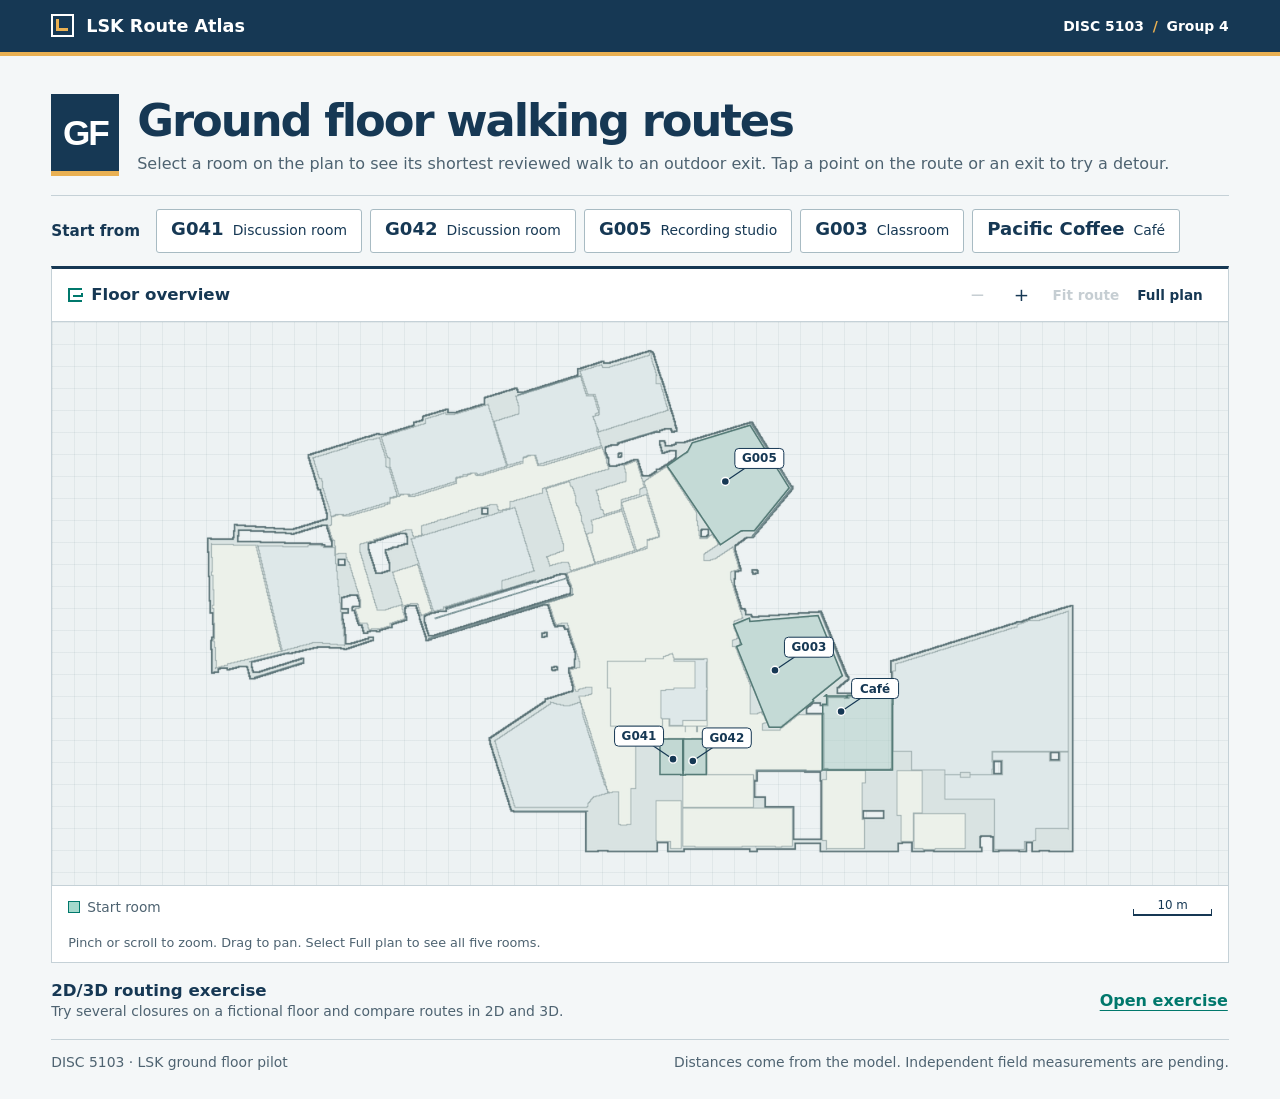
<file: index.html>
<!doctype html>
<html lang="en"><head><meta charset="utf-8"><meta name="viewport" content="width=device-width,initial-scale=1">
<meta name="theme-color" content="#163854"><meta name="referrer" content="no-referrer">
<meta http-equiv="Content-Security-Policy" content="default-src 'none'; img-src data:; style-src 'unsafe-inline'; script-src 'unsafe-inline'; connect-src 'none'; base-uri 'none'; form-action 'none'">
<title>LSK Ground Floor Route Atlas · DISC 5103</title><style>:root{color-scheme:light;--ink:#163854;--paper:#f4f7f8;--teal:#00786c;--amber:#e9b052;--stop:#a63c31;--muted:#4e6371;--rule:#c5d1d7;--sans:Barlow,"Segoe UI","Microsoft YaHei",system-ui,sans-serif;font-family:var(--sans);color:var(--ink);background:var(--paper)}
*{box-sizing:border-box}body{margin:0;font-size:16px;line-height:1.5}h1,h2,p{margin:0}button,input{font:inherit}button,a{-webkit-tap-highlight-color:transparent}button{color:inherit;cursor:pointer}.wrap{width:min(1190px,calc(100% - clamp(24px,8vw,112px)));margin-inline:auto}.site-head{background:var(--ink);color:#fff;border-bottom:4px solid var(--amber)}.mast{min-height:52px;display:flex;align-items:center;justify-content:space-between;gap:12px}.identity{display:flex;gap:12px;align-items:center;color:inherit;text-decoration:none;font-size:1.1rem;font-weight:700}.identity-mark{width:23px;height:23px;border:2px solid #fff;position:relative;display:block}.identity-mark:after{content:"";position:absolute;inset:3px 4px 4px 3px;border:solid var(--amber);border-width:0 0 3px 3px}.mast-credit{font-size:.87rem;font-weight:550}.mast-credit b{color:var(--amber);margin:0 4px}
.page-intro{display:flex;gap:18px;align-items:center;margin:clamp(19px,3vw,40px) 0 19px}.floor-sign{font-family:Barlow,"Arial Narrow",Arial,sans-serif;display:grid;place-items:center;align-self:stretch;min-width:68px;padding-inline:9px;background:var(--ink);color:#fff;border-bottom:5px solid var(--amber);font-weight:700;font-size:2.2rem;line-height:1;letter-spacing:-.065em}.page-intro h1{font-size:clamp(1.75rem,3.5vw,2.85rem);letter-spacing:-.045em;line-height:1.2}.page-intro p{color:var(--muted);margin-top:4px}.room-control{display:flex;align-items:center;gap:16px;border-top:1px solid var(--rule);padding:13px 0}.room-control>span{font-weight:650;white-space:nowrap;font-size:.95rem}.room-control [role=group]{display:flex;gap:8px;flex-wrap:wrap}.room-control button{display:flex;align-items:baseline;gap:9px;background:white;border:1px solid #a8bbc3;border-radius:3px;min-height:44px;padding:7px 14px}.room-control button strong{font:700 1.13rem/1.3 var(--sans);font-variant-numeric:tabular-nums}.room-control button small{font-size:.87rem}.room-control button[aria-pressed=true]{background:var(--teal);color:white;border-color:var(--teal)}.room-control button:hover:not([aria-pressed=true]){border-color:var(--teal);background:#e7f4ef}
.sheet{display:grid;grid-template-columns:minmax(0,1fr) minmax(255px,29%);align-items:start;border:1px solid var(--rule);border-top:3px solid var(--ink);background:#fff}.sheet[hidden],[hidden]{display:none!important}.drawing{min-width:0;border-right:1px solid var(--rule)}.drawing-head{min-height:53px;padding:4px 16px;display:flex;align-items:center;justify-content:space-between;gap:5px;border-bottom:1px solid var(--rule)}.drawing-head>div:first-child,.board-head{display:flex;align-items:center;gap:9px}.drawing-head h2,.board-head h2,.related strong{font-size:1.04rem;line-height:1.3}.small-symbol{width:14px;height:14px;border:2px solid var(--teal);border-right:0;position:relative}.small-symbol:after{content:"";position:absolute;inset:3px -1px 3px 3px;border:solid var(--teal);border-width:0 2px 2px 0}.map-tools{display:flex}.map-tools button{min-width:44px;min-height:44px;background:white;border:0;font-size:1.15rem}.map-tools button:last-child{font-size:.9rem;font-weight:650}.map-tools button:hover{background:#eaf2f4}.map-tools button:disabled{color:#83949e;cursor:default}.map-stage{position:relative;width:100%;height:clamp(350px,42vw,555px);background-color:#edf2f3;background-image:linear-gradient(#526e7414 1px,transparent 1px),linear-gradient(90deg,#526e7414 1px,transparent 1px);background-size:22px 22px}.map-stage svg{position:absolute;inset:0;width:100%;height:100%;display:block;touch-action:pan-y;user-select:none}.map-stage svg [role=button]{cursor:pointer}.floor-chip{font:700 13px var(--sans);fill:white;dominant-baseline:central;text-anchor:middle;pointer-events:none}
.map-key{display:flex;align-items:center;flex-wrap:wrap;gap:8px 18px;min-height:42px;padding:6px 16px;border-top:1px solid var(--rule);font-size:.86rem;color:var(--muted)}.map-key span{display:inline-flex;gap:7px;align-items:center}.map-key i{display:inline-block}.origin-swatch{width:12px;height:12px;border:1px solid var(--teal);background:#a4d9cc}.floor-key-line{height:4px;width:21px;background:var(--teal);border-radius:4px}.end-swatch{height:9px;width:9px;background:var(--ink)}.map-key .scale{margin-left:auto;position:relative;min-width:1px;display:inline-block;text-align:center;line-height:1.3;color:var(--ink);border-bottom:2px solid var(--ink);font-size:.74rem}.scale:before,.scale:after{content:"";position:absolute;bottom:0;height:5px;border-left:1px solid var(--ink)}.scale:before{left:0}.scale:after{right:0}
.board-head{background:var(--ink);color:white;min-height:53px;padding:10px 20px}.route-icon{width:15px;height:14px;display:inline-block;position:relative;border-left:2px solid #fff;border-bottom:2px solid #fff;margin:0 3px}.route-icon:before,.route-icon:after{content:"";position:absolute;width:5px;height:5px;background:var(--amber)}.route-icon:before{top:-2px;left:-3px}.route-icon:after{bottom:-3px;right:-2px}.board-body{padding:18px 20px 12px}.route-mode{color:var(--muted);font-weight:650;font-size:.9rem}.distance{display:flex;gap:8px;align-items:baseline;color:var(--teal);line-height:1;margin:6px 0 18px;font-variant-numeric:tabular-nums}.distance strong{font:650 clamp(2.9rem,5vw,4rem)/1 var(--sans);letter-spacing:-.055em}.distance span{font-size:1.25rem;font-weight:600}
.route-stops>div{display:flex;gap:12px;position:relative;padding-left:2px}.route-stops>div:first-child{padding-bottom:13px}.route-stops>div:first-child:after{content:"";position:absolute;left:6px;top:15px;bottom:-10px;width:2px;background:var(--teal)}.route-stops i{height:10px;width:10px;flex:none;border:2px solid var(--teal);background:#fff;border-radius:50%;margin-top:7px}.route-stops>div:last-child i{border-radius:0;background:var(--teal)}.route-stops small{display:block;font-size:.79rem;color:var(--muted)}.route-stops b{font-weight:650}.route-status,.board-help{font-size:.9rem;line-height:1.5;color:var(--muted)}.route-status{margin-top:15px}.board-tools{border-top:1px solid var(--rule);padding:12px 20px 17px}.board-tools p{margin-bottom:6px}.board-tools button{background:#f3f8f8;border:1px solid #91aab2;border-radius:3px;min-height:44px;padding:6px 14px;font-weight:600}.board-tools button[aria-pressed=true]{background:var(--teal);border-color:var(--teal);color:white}.board-tools [id$="-reset"]{border-color:var(--stop);color:var(--stop);margin-bottom:6px;background:#fff}.board-tools details{margin-top:4px}.board-tools summary{cursor:pointer;min-height:40px;align-content:center;color:var(--ink);font-size:.93rem;font-weight:650}.board-tools input[type=range]{display:block;width:100%;accent-color:var(--teal);min-height:40px}.board-tools label{font-size:.85rem;color:var(--muted)}.board-tools output{font-variant-numeric:tabular-nums}.option-list{display:flex;gap:6px;flex-wrap:wrap}
.related{display:flex;align-items:center;justify-content:space-between;gap:13px;padding:17px 0;border-bottom:1px solid var(--rule)}.related strong,.related span{display:block}.related span,footer{color:var(--muted);font-size:.87rem}.related a{font-weight:650;color:var(--teal);text-underline-offset:4px;padding:9px 1px;white-space:nowrap}footer{display:flex;justify-content:space-between;gap:8px;padding:12px 0 26px}.visually-hidden{position:absolute;width:1px;height:1px;overflow:hidden;clip-path:inset(50%);white-space:nowrap}button:focus-visible,a:focus-visible,summary:focus-visible,input:focus-visible,svg [role=button]:focus-visible{outline:3px solid #9d6211;outline-offset:2px}
@media(max-width:760px){.wrap{width:calc(100% - 24px)}.mast{min-height:44px}.page-intro{gap:12px;margin:17px 0 13px}.floor-sign{min-width:51px;font-size:1.7rem}.page-intro p{font-size:.89rem}.room-control{display:block;padding:8px 0 10px}.room-control>span{display:block;font-size:.84rem;margin-bottom:5px}.room-control [role=group]{gap:5px}.room-control button{gap:4px;padding:5px 8px}.room-control button strong{font-size:1rem}.room-control button small{font-size:.76rem}.sheet{grid-template-columns:minmax(0,1fr)}.drawing{border-right:0}.drawing-head{min-height:44px;padding:0 8px}.map-stage{height:clamp(245px,66vw,380px)}.map-key{gap:5px 11px;padding:5px 10px;min-height:32px;font-size:.79rem}.board-head{min-height:35px;padding:6px 12px}.board-head h2{font-size:.95rem}.board-body{padding:11px 12px;display:grid;grid-template-columns:1fr minmax(0,1.13fr);gap:0 12px;align-items:start}.route-mode{grid-column:1;font-size:.83rem}.distance{grid-column:1;margin:2px 0 5px}.distance strong{font-size:2.6rem}.route-stops{grid-column:2;grid-row:1 / span 2}.route-stops>div:first-child{padding-bottom:4px}.route-stops small,.route-stops b{display:inline}.route-stops small{margin-right:4px}.route-stops b{font-size:.88rem}.route-stops>div{gap:6px}.route-status{grid-column:1/-1;margin-top:5px}.board-tools{padding:8px 12px}.related{align-items:flex-start;padding:13px 0}.related span{font-size:.81rem}footer{display:block}footer span{display:block}.board-help{font-size:.85rem}}
@media(max-width:390px){.room-control button{display:grid;line-height:1.15;gap:1px}.mast-credit{font-size:.76rem}.distance strong{font-size:2.3rem}}
details{margin-top:8px;color:var(--muted);font-size:.87rem}summary{cursor:pointer;min-height:32px;display:list-item;padding-top:5px}details[open] summary{margin-bottom:5px}#floor-range-tools label{display:block;margin-bottom:5px}#floor-range-tools input{width:100%;accent-color:var(--teal);margin:5px 0 9px}.map-tools button:disabled,.board-tools button:disabled{cursor:default;opacity:.45}.option-list{margin-bottom:8px}.option-list button{font-size:.9rem;min-height:44px}
.map-tools #floor-focus,.map-tools #floor-fit{font-size:.85rem;font-weight:650;padding-inline:9px;white-space:nowrap}
.map-tools button,.room-control button,.board-tools button{touch-action:manipulation}
.sheet:not(.route-view){grid-template-columns:minmax(0,1fr)}.sheet:not(.route-view) .drawing{border-right:0}
@media(min-width:761px){
  .sheet:not(.route-view) .route-board{display:grid;grid-template-columns:1fr 1fr;border-top:1px solid var(--rule)}
  .sheet:not(.route-view) .board-head{grid-column:1/-1;min-height:40px}
  .sheet:not(.route-view) .board-tools{border-top:0;border-left:1px solid var(--rule)}
}
.sheet:not(.route-view) #floor-stage{height:clamp(345px,44vw,580px)}
.map-gesture{padding:6px 16px 9px;color:var(--muted);font-size:.8rem}
#floor-stage{height:clamp(455px,67vh,760px)}
#floor-svg{touch-action:none}
@media(max-width:760px){
  #floor-stage{height:clamp(355px,57svh,565px)}
  .sheet:not(.route-view) #floor-stage{height:clamp(230px,77vw,410px)}
  .map-gesture{padding:4px 10px 7px;font-size:.75rem}
  .drawing-head h2{white-space:nowrap}
}
@media(max-width:380px){
  .drawing-head .small-symbol{display:none}
  .drawing-head h2{font-size:.9rem}
  .map-tools #floor-focus,.map-tools #floor-fit{padding-inline:4px}
}

@media(max-width:550px){
  .mast{gap:6px}
  .identity{gap:7px;font-size:.95rem;white-space:nowrap}
  .mast-credit{white-space:nowrap}
  .drawing-head>div:first-child{min-width:0}
  .drawing-head h2{white-space:normal;line-height:1.1}
  .map-tools{flex-shrink:0}
}
</style></head><body>
<header class="site-head"><div class="wrap mast"><a class="identity" href="#map-title"><span class="identity-mark" aria-hidden="true"></span>LSK Route Atlas</a>
<span class="mast-credit">DISC 5103 <b>/</b> Group 4</span></div></header>
<main class="wrap"><div class="page-intro">
<div class="floor-sign" aria-label="Ground floor">GF</div>
<div><h1 id="map-title">Ground floor walking routes</h1><p>Select a room on the plan to see its shortest reviewed walk to an outdoor exit. Tap a point on the route or an exit to try a detour.</p></div>
</div>
<div class="room-control"><span id="choose-room-label">Start from</span><div id="case-rooms" role="group" aria-labelledby="choose-room-label"></div></div>
<section id="floor" class="sheet" aria-label="Ground floor plan and route details">
  <div class="drawing">
    <div class="drawing-head"><div><span class="small-symbol" aria-hidden="true"></span><h2 id="map-state">Floor overview</h2></div>
      <div class="map-tools" role="group" aria-label="Map controls"><button id="floor-minus" aria-label="Zoom out">−</button><button id="floor-plus" aria-label="Zoom in">+</button><button id="floor-focus" disabled>Fit route</button><button id="floor-fit">Full plan</button></div></div>
    <div id="floor-stage" class="map-stage"><svg id="floor-svg" role="group" aria-label="LSK ground floor plan. Select a room to set your starting point."></svg></div>
    <div class="map-key"><span><i class="origin-swatch"></i>Start room</span><span id="route-legend" hidden><i class="floor-key-line"></i>Current route</span><span id="end-legend" hidden><i class="end-swatch"></i>Exit</span><span id="floor-scale" class="scale" aria-hidden="true" hidden>5 m</span></div>
    <p class="map-gesture">Pinch or scroll to zoom. Drag to pan. Select Full plan to see all five rooms.</p>
  </div>
  <div id="floor-board" class="route-board" hidden>
    <div class="board-head"><span class="route-icon" aria-hidden="true"></span><h2>Route details</h2></div>
    <div id="floor-readings" class="board-body" aria-live="polite">
      <p class="route-mode" id="floor-mode"></p><div class="distance"><strong id="floor-distance">—</strong><span>m</span></div>
      <div class="route-stops"><div><i></i><div><small>Start</small><b id="floor-start">—</b></div></div><div><i></i><div><small>Exit</small><b id="floor-end">—</b></div></div></div>
      <p id="floor-title" class="visually-hidden"></p><p id="floor-status" class="route-status"></p>
    </div>
    <div id="discussion-actions" class="board-tools"><p class="board-help" id="floor-hint">Tap the route or exit to try a closure.</p>
<button id="floor-exit">Close this exit</button><button id="variant-toggle-door" hidden>Close this room door</button><button id="floor-reset" hidden>Clear closure</button>
<details id="floor-access"><summary>Choose a point by distance</summary><div id="floor-rooms" hidden></div><div id="floor-range-tools">
<label for="floor-range">Distance from start <output id="floor-station" for="floor-range"></output></label>
<input type="range" id="floor-range" value="50" min="0" max="100" step="1"><button id="floor-mark">Close this point</button>
</div></details></div>
  </div>
</section>

<nav class="related"><div><strong>2D/3D routing exercise</strong><span>Try several closures on a fictional floor and compare routes in 2D and 3D.</span></div><a href="./personal/index.html">Open exercise</a></nav>
<footer>DISC 5103 · LSK ground floor pilot<span>Distances come from the model. Independent field measurements are pending.</span></footer>
<noscript>Enable JavaScript to view the map and routes.</noscript></main>
<script id="embedded" type="application/json">{"pilot_map":{"source":"doorway_checked_plan_v1","bounds_m":[-17.293763,-3.669121,13.390499,22.457112],"rooms":[{"room_label":"G041","origin_m":[0.0,0.0],"polygon_m":[[-1.6641,-1.9438],[0.9859,-1.9438],[0.9859,-2.0117],[1.2359,-2.0117],[1.2859,-2.0117],[1.2859,-1.3938],[1.2359,-1.3938],[1.2359,2.5561],[-1.6641,2.5561]]},{"room_label":"G042","origin_m":[2.52442505,-0.22868345],"polygon_m":[[1.3359,2.5561],[1.3359,-1.3938],[1.2859,-1.3938],[1.2859,-2.0117],[1.5859,-2.0117],[1.5859,-1.9438],[4.2359,-1.9438],[4.2359,-1.874],[4.2359,-1.4438],[4.2359,2.5561]]}],"room_walks":{"G041":{"door":[-1.1141404772577177,2.606092744333321],"points":{"A":[-0.047172,0.11034],"B":[-0.630631,1.475112],"p":[0.2511,0.544686],"q":[-0.11055,1.390623],"r":[-0.993267,1.013249],"s":[-0.631617,0.167312]},"links":[["A","B"],["A","p"],["A","q"],["A","r"],["A","s"],["B","p"],["B","q"],["B","r"],["B","s"],["p","q"],["p","r"],["p","s"],["q","r"],["q","s"],["r","s"]]},"G042":{"door":[1.8858595227425707,2.6060927443333126],"points":{"A":[2.498054,-0.111617],"B":[2.156158,1.40616],"p":[2.862316,0.296307],"q":[2.660141,1.193818],"r":[1.723608,0.982853],"s":[1.925783,0.085342]},"links":[["A","B"],["A","p"],["A","q"],["A","r"],["A","s"],["B","p"],["B","q"],["B","r"],["B","s"],["p","q"],["p","r"],["p","s"],["q","r"],["q","s"],["r","s"]]}},"image":"[data-uri]","routes":[{"id":"G041-966576","endpoint_id":"CAMPUS-MAIN","endpoint_label":"Campus-side vestibule","distance_m":27.094386,"xy_m":[[0,0],[-0.897936,2.10037],[-1.11414,2.606093],[-1.11414,3.880219],[-5.5,3.42],[-7.9,3.49],[-9.43,4.6],[-9.9,6.5],[-9.85,7.52],[-9.55,8.75],[-9.65,9.35],[-10.27,10.58],[-11.53,12.55],[-11.479382,13.887893],[-12.066921,13.689908],[-12.332261,13.600495],[-15.627423,12.490112]],"room_label":"G041","room_door_index":2},{"id":"G041-973814","endpoint_id":"CAMPUS-MAIN","endpoint_label":"Campus-side vestibule","distance_m":29.653305,"xy_m":[[0,0],[-0.897936,2.10037],[-1.11414,2.606093],[-1.11414,3.880219],[-5.5,3.42],[-7.9,3.49],[-9.43,4.6],[-9.9,6.5],[-9.85,7.52],[-9.55,8.75],[-9.65,9.35],[-10.27,10.58],[-12.235907,16.454529],[-13.098623,16.107225],[-16.334944,14.804375]],"room_label":"G041","room_door_index":2},{"id":"G041-1037352","endpoint_id":"VESTIBULE-B","endpoint_label":"Opposite vestibule","distance_m":31.358505,"xy_m":[[0.0,0.0],[-0.897936,2.10037],[-1.11414,2.606093],[-1.11414,3.880219],[-0.61414,3.880219],[-0.36414,3.431071],[1.88586,3.431071],[3.74,3.43],[5.15,4.04],[6.0,6.1],[5.5,15.85],[6.45,18.48],[7.56,19.3],[8.416568,19.644076],[11.723097,20.806527]],"room_label":"G041","room_door_index":2},{"id":"G041-1038439","endpoint_id":"VESTIBULE-B","endpoint_label":"Opposite vestibule","distance_m":33.296138,"xy_m":[[0.0,0.0],[-0.897936,2.10037],[-1.11414,2.606093],[-1.11414,3.880219],[-0.61414,3.880219],[-0.36414,3.431071],[1.88586,3.431071],[3.74,3.43],[5.15,4.04],[6.0,6.1],[5.5,15.85],[5.45,19.7],[6.921261,21.375123],[7.773616,21.747135],[11.010888,23.160048]],"room_label":"G041","room_door_index":2},{"id":"G041-422497","endpoint_id":"DOOR-04","endpoint_label":"Door 4","distance_m":34.624478,"xy_m":[[0.0,0.0],[-0.897936,2.10037],[-1.11414,2.606093],[-1.11414,3.880219],[-0.61414,3.880219],[-0.36414,3.431071],[1.88586,3.431071],[3.74,3.43],[4.4,3.38],[6.4,3.28],[8.65,3.15],[12.12,2.7],[17.1,0.85],[18,-0.34],[18.22,-0.96],[18.2,-1.495431],[18.14,-1.97],[17.93,-6.1],[17.88586,-9.62],[17.88586,-10.468542]],"room_label":"G041","room_door_index":2},{"id":"G042-1037352","endpoint_id":"VESTIBULE-B","endpoint_label":"Opposite vestibule","distance_m":27.716868,"xy_m":[[2.524425,-0.228683],[2.006725,2.069538],[1.88586,2.606093],[1.88586,3.431071],[3.74,3.43],[5.15,4.04],[6.0,6.1],[5.5,15.85],[6.45,18.48],[7.56,19.3],[8.416568,19.644076],[11.723097,20.806527]],"room_label":"G042","room_door_index":2},{"id":"G042-1038439","endpoint_id":"VESTIBULE-B","endpoint_label":"Opposite vestibule","distance_m":29.654502,"xy_m":[[2.524425,-0.228683],[2.006725,2.069538],[1.88586,2.606093],[1.88586,3.431071],[3.74,3.43],[5.15,4.04],[6.0,6.1],[5.5,15.85],[5.45,19.7],[6.921261,21.375123],[7.773616,21.747135],[11.010888,23.160048]],"room_label":"G042","room_door_index":2},{"id":"G042-966576","endpoint_id":"CAMPUS-MAIN","endpoint_label":"Campus-side vestibule","distance_m":29.980823,"xy_m":[[2.524425,-0.228683],[2.006725,2.069538],[1.88586,2.606093],[1.88586,3.431071],[-0.36414,3.431071],[-0.61414,3.880219],[-1.11414,3.880219],[-5.5,3.42],[-7.9,3.49],[-9.43,4.6],[-9.9,6.5],[-9.85,7.52],[-9.55,8.75],[-9.65,9.35],[-10.27,10.58],[-11.53,12.55],[-11.479382,13.887893],[-12.066921,13.689908],[-12.332261,13.600495],[-15.627423,12.490112]],"room_label":"G042","room_door_index":2},{"id":"G042-422497","endpoint_id":"DOOR-04","endpoint_label":"Door 4","distance_m":30.982841,"xy_m":[[2.524425,-0.228683],[2.006725,2.069538],[1.88586,2.606093],[1.88586,3.431071],[3.74,3.43],[4.4,3.38],[6.4,3.28],[8.65,3.15],[12.12,2.7],[17.1,0.85],[18,-0.34],[18.22,-0.96],[18.2,-1.495431],[18.14,-1.97],[17.93,-6.1],[17.88586,-9.62],[17.88586,-10.468542]],"room_label":"G042","room_door_index":2},{"id":"G042-973814","endpoint_id":"CAMPUS-MAIN","endpoint_label":"Campus-side vestibule","distance_m":32.539742,"xy_m":[[2.524425,-0.228683],[2.006725,2.069538],[1.88586,2.606093],[1.88586,3.431071],[-0.36414,3.431071],[-0.61414,3.880219],[-1.11414,3.880219],[-5.5,3.42],[-7.9,3.49],[-9.43,4.6],[-9.9,6.5],[-9.85,7.52],[-9.55,8.75],[-9.65,9.35],[-10.27,10.58],[-12.235907,16.454529],[-13.098623,16.107225],[-16.334944,14.804375]],"room_label":"G042","room_door_index":2}]},"whole_floor":{"bounds_m":[-60.04535781,-13.11542592,51.57139286,52.77880038],"image":"[data-uri]"},"rooms":[{"room_label":"G041","endpoint_id":"CAMPUS-MAIN","endpoint_label":"Campus-side vestibule","distance_m":27.094386,"alternate":{"endpoint_id":"VESTIBULE-B","endpoint_label":"Opposite vestibule","distance_m":31.358505}},{"room_label":"G042","endpoint_id":"VESTIBULE-B","endpoint_label":"Opposite vestibule","distance_m":27.716868,"alternate":{"endpoint_id":"CAMPUS-MAIN","endpoint_label":"Campus-side vestibule","distance_m":29.980823}}],"additional_case":{"room_label":"G005","room_name":"Recording studio","origin_m":[6.66914651,35.40574872],"polygon_m":[[-0.093252,36.425651],[3.159913,31.602769],[3.354504,31.314285],[3.765748,30.704608],[4.043148,30.293356],[5.017325,28.849119],[5.372075,28.323195],[6.037899,27.331986],[8.554929,29.02275],[8.629364,29.07275],[8.787093,29.07275],[8.787093,29.118467],[9.830847,29.118467],[10.207357,29.118467],[10.379546,29.118467],[14.807597,34.586655],[9.812075,42.581162],[2.438518,40.326777],[1.869997,39.257574],[1.779781,39.191726],[1.80966,39.156568],[1.559773,38.988021],[1.536151,39.013902],[0.781478,38.463069],[-0.763757,37.399554],[-0.377268,36.838182]],"bounds_m":[-3.4839056061460063,17.97666648401922,16.455045915186343,44.219274857912865],"field_check_pending":true,"image":"[data-uri]","routes":[{"id":"G005-A","endpoint_id":"VESTIBULE-B","endpoint_label":"Opposite vestibule","distance_m":23.028469,"xy_m":[[6.669147,35.405749],[6.162727,28.222184],[5.62331,27.859514],[5.083893,27.496844],[3.43,26.78],[3.19,25.8],[3.38,24.98],[4.62,23.46],[6.35,21.36],[7.66,20.3],[8.416568,19.644076],[11.723097,20.806527]],"variant_label":"Door A","room_door_xy_m":[5.62331,27.859514]},{"id":"G005-A-north","endpoint_id":"VESTIBULE-B","endpoint_label":"Opposite vestibule","distance_m":21.682248,"xy_m":[[6.669147,35.405749],[6.162727,28.222184],[5.62331,27.859514],[5.083893,27.496844],[3.43,26.78],[3.19,25.8],[3.38,24.98],[4.6,23.65],[5.74,22.35],[6.921261,21.375123],[7.773616,21.747135],[11.010888,23.160048]],"variant_label":"Door A","room_door_xy_m":[5.62331,27.859514]},{"id":"G005-A-main","endpoint_id":"CAMPUS-MAIN","endpoint_label":"Campus-side vestibule","distance_m":34.823925,"xy_m":[[6.669147,35.405749],[6.162727,28.222184],[5.62331,27.859514],[5.083893,27.496844],[2.86,26.4],[-0.8,24.75],[-2.75,22.45],[-4.92,21.55],[-11.479382,13.887893],[-12.066921,13.689908],[-12.332261,13.600495],[-15.627423,12.490112]],"variant_label":"Door A","room_door_xy_m":[5.62331,27.859514]},{"id":"G005-A-main-north","endpoint_id":"CAMPUS-MAIN","endpoint_label":"Campus-side vestibule","distance_m":33.694644,"xy_m":[[6.669147,35.405749],[6.162727,28.222184],[5.62331,27.859514],[5.083893,27.496844],[2.86,26.4],[-0.8,24.75],[-2.75,22.45],[-4.92,21.55],[-12.235907,16.454529],[-13.098623,16.107225],[-16.334944,14.804375]],"variant_label":"Door A","room_door_xy_m":[5.62331,27.859514]},{"id":"G005-B","endpoint_id":"VESTIBULE-B","endpoint_label":"Opposite vestibule","distance_m":32.142734,"xy_m":[[6.669147,35.405749],[0.076097,37.237738],[-0.459287,36.869141],[-0.994671,36.500544],[-1.83,35.18],[-0.1,31.54],[1.4,28.85],[2.1,26.43],[3.38,24.98],[4.62,23.46],[6.35,21.36],[7.66,20.3],[8.416568,19.644076],[11.723097,20.806527]],"variant_label":"Door B","room_door_xy_m":[-0.459287,36.869141]},{"id":"G005-B-north","endpoint_id":"VESTIBULE-B","endpoint_label":"Opposite vestibule","distance_m":30.796513,"xy_m":[[6.669147,35.405749],[0.076097,37.237738],[-0.459287,36.869141],[-0.994671,36.500544],[-1.83,35.18],[-0.1,31.54],[1.4,28.85],[2.1,26.43],[3.38,24.98],[4.6,23.65],[5.74,22.35],[6.921261,21.375123],[7.773616,21.747135],[11.010888,23.160048]],"variant_label":"Door B","room_door_xy_m":[-0.459287,36.869141]},{"id":"G005-B-main","endpoint_id":"CAMPUS-MAIN","endpoint_label":"Campus-side vestibule","distance_m":40.044573,"xy_m":[[6.669147,35.405749],[0.076097,37.237738],[-0.459287,36.869141],[-0.994671,36.500544],[-1.83,35.18],[-0.48,30.12],[-0.52,27.35],[-1.4,24.0],[-2.75,22.45],[-4.92,21.55],[-11.479382,13.887893],[-12.066921,13.689908],[-12.332261,13.600495],[-15.627423,12.490112]],"variant_label":"Door B","room_door_xy_m":[-0.459287,36.869141]},{"id":"G005-B-main-north","endpoint_id":"CAMPUS-MAIN","endpoint_label":"Campus-side vestibule","distance_m":38.915291,"xy_m":[[6.669147,35.405749],[0.076097,37.237738],[-0.459287,36.869141],[-0.994671,36.500544],[-1.83,35.18],[-0.48,30.12],[-0.52,27.35],[-1.4,24.0],[-2.75,22.45],[-4.92,21.55],[-12.235907,16.454529],[-13.098623,16.107225],[-16.334944,14.804375]],"variant_label":"Door B","room_door_xy_m":[-0.459287,36.869141]}]},"daily_cases":[{"room_label":"G003","room_name":"Classroom","origin_m":[12.99696,11.339471],"polygon_m":[[12.262985,4.060344],[13.78689,4.060344],[13.831086,4.096133],[15.991506,5.845561],[16.050103,5.89301],[17.940603,7.423867],[17.811884,7.582826],[21.587998,10.640615],[18.485062,18.320822],[9.788464,17.560037],[9.752551,17.970561],[9.693959,17.970561],[9.693361,17.97204],[9.029418,17.703796],[7.719148,17.174428],[7.765956,17.058536],[8.187405,16.015487],[8.430899,15.412835],[8.521299,15.189092],[8.526269,15.176792],[8.531586,15.178417],[8.67751,14.701108],[8.712717,14.715333],[8.750177,14.622614],[8.715099,14.608442],[8.101446,14.360517],[10.124907,9.352135],[10.135285,9.326449],[10.564728,8.263511],[10.723682,7.870075],[11.39697,6.203582],[11.593103,5.718358],[11.967992,4.790475],[11.986441,4.744815],[12.119277,4.416033]],"transition":"ordinary_interior_door","routes":[{"id":"daily-G003","endpoint_id":"VESTIBULE-B","endpoint_label":"Opposite vestibule","distance_m":18.435869,"xy_m":[[12.99696,11.339471],[8.499322,16.711555],[7.944351,16.483504],[7.38938,16.255453],[5.72,16.02],[5.68,17.54],[6.45,18.48],[7.56,19.3],[8.416568,19.644076],[11.723097,20.806527]]},{"id":"daily-G003-main","endpoint_id":"CAMPUS-MAIN","endpoint_label":"Campus-side vestibule","distance_m":31.601154,"xy_m":[[12.99696,11.339471],[8.499322,16.711555],[7.944351,16.483504],[7.38938,16.255453],[5.75,16.1],[-6.1,14.55],[-11.479382,13.887893],[-12.066921,13.689908],[-12.332261,13.600495],[-15.627423,12.490112]]},{"id":"daily-G003-04","endpoint_id":"DOOR-04","endpoint_label":"Door 4","distance_m":28.50038,"xy_m":[[12.99696,11.339471],[12.299592,5.437945],[11.743413,5.212856],[11.187234,4.987767],[10.13,4.68],[10.22,3.45],[12.12,2.7],[17.1,0.85],[18,-0.34],[18.22,-0.96],[18.2,-1.495431],[18.14,-1.97],[17.93,-6.1],[17.88586,-9.62],[17.88586,-10.468542]]}]},{"room_label":"Pacific Coffee","room_name":"Café","origin_m":[21.428238,6.071405],"polygon_m":[[22.085817,8.055737],[19.635035,8.055737],[19.362524,8.055737],[19.542979,8.206723],[19.583125,8.206723],[19.583125,7.006723],[19.08586,7.006723],[19.08586,5.756005],[19.02586,5.756005],[19.02586,-1.359774],[19.02586,-1.393795],[19.583125,-1.393795],[19.585859,-1.393797],[24.58586,-1.393795],[25.53586,-1.39379],[26.53586,-1.393795],[27.53586,-1.393797],[27.983125,-1.393797],[27.98586,-1.393797],[27.98586,0.956139],[27.98586,7.005989],[28.03586,7.005989],[28.03586,8.155722],[22.235817,8.155722],[22.235817,8.130737],[22.235817,7.905729],[22.085817,7.905729]],"transition":"open_room_separation","routes":[{"id":"daily-coffee","endpoint_id":"VESTIBULE-B","endpoint_label":"Opposite vestibule","distance_m":36.761722,"xy_m":[[21.428238,6.071405],[19.70586,3.2],[19.02586,3.2],[18.34586,3.2],[11.95,2.95],[8.65,3.15],[7.35,4.35],[6.0,6.1],[5.5,15.85],[6.45,18.48],[7.56,19.3],[8.416568,19.644076],[11.723097,20.806527]]},{"id":"daily-coffee-main","endpoint_id":"CAMPUS-MAIN","endpoint_label":"Campus-side vestibule","distance_m":47.437485,"xy_m":[[21.428238,6.071405],[19.70586,3.2],[19.02586,3.2],[18.34586,3.2],[11.95,2.95],[8.65,3.15],[6.4,3.28],[4.4,3.38],[3.74,3.43],[1.88586,3.431071],[-0.36414,3.431071],[-0.61414,3.880219],[-1.11414,3.880219],[-5.5,3.42],[-7.9,3.49],[-9.43,4.6],[-9.9,6.5],[-9.85,7.52],[-9.55,8.75],[-9.65,9.35],[-10.27,10.58],[-11.53,12.55],[-11.479382,13.887893],[-12.066921,13.689908],[-12.332261,13.600495],[-15.627423,12.490112]]},{"id":"daily-coffee-04","endpoint_id":"DOOR-04","endpoint_label":"Door 4","distance_m":17.278409,"xy_m":[[21.428238,6.071405],[19.38,1.04],[19.02586,0.28],[18.79,-0.24],[18.22,-0.96],[18.2,-1.495431],[18.14,-1.97],[17.93,-6.1],[17.88586,-9.62],[17.88586,-10.468542]]}]}]}</script><script>(() => {
  "use strict";
  const $ = id => document.getElementById(id);
  const ns = "http://www.w3.org/2000/svg";
  const radius = 0.35;  // One simulated non-traversable patch, in model metres.
  const palette = {route:"#00786c", alternate:"#2459a4", room:"#196c64", block:"#a63c31", ink:"#163854"};
  const metres = v => v.toFixed(2) + " m";
  const gap = (p,q) => Math.hypot(p[0]-q[0],p[1]-q[1]);
  const finitePoint = p => Array.isArray(p) && p.length===2 && p.every(Number.isFinite);
  function project(p,a,b) {
    const dx=b[0]-a[0],dy=b[1]-a[1],square=dx*dx+dy*dy;
    const t=square ? Math.max(0,Math.min(1,((p[0]-a[0])*dx+(p[1]-a[1])*dy)/square)) : 0;
    return [a[0]+t*dx,a[1]+t*dy];
  }
  function closest(p,line) {
    let q=line[0], distance=Infinity;
    for (let i=1;i<line.length;i++) {
      const pick=project(p,line[i-1],line[i]),d=gap(p,pick);
      if(d<distance){q=pick;distance=d;}
    }
    return {xy:q,distance};
  }
  function along(line,fraction) {
    const lengths=line.slice(1).map((p,i)=>gap(p,line[i]));
    let remaining=lengths.reduce((a,b)=>a+b,0)*fraction;
    for(let i=0;i<lengths.length;i++) {
      if(remaining<=lengths[i] && lengths[i]>0) {
        const t=remaining/lengths[i];
        return line[i].map((v,j)=>v+(line[i+1][j]-v)*t);
      }
      remaining-=lengths[i];
    }
    return line[line.length-1];
  }
  function allowed(route,block) {
    if (!block) return true;
    if (block.kind==="door") return route.endpoint_id!==block.endpoint_id;
    if (block.kind==="roomDoor") return route.variant_label !== block.roomDoor;
    return closest(block.xy,route.xy_m).distance > radius + .001;
  }
  function nearestReviewed(routes, block = null, indoor, polygon) {
    const options = routes.map(route => allowed(route, block) ? route : roomDetour(route,block,indoor,polygon));
    return options.filter(Boolean).sort((a,b) => a.distance_m - b.distance_m)[0] || null;
  }
  function inside(p,polygon) {
    let contained=false;
    for(let i=0,j=polygon.length-1;i<polygon.length;j=i++){
      const a=polygon[i],b=polygon[j];
      if((a[1]>p[1])!==(b[1]>p[1]) && p[0]<(b[0]-a[0])*(p[1]-a[1])/(b[1]-a[1])+a[0])contained=!contained;
    }
    return contained;
  }
  function roomDetour(route,block,walk,polygon) {
    const doorIndex = route.room_door_index ?? 1;
    if(!walk||block?.kind!=="point"||!inside(block.xy,polygon) || gap(route.xy_m[doorIndex],walk.door)>.04)return null;
    const points=walk.points,waiting=new Set(Object.keys(points)),dist={A:0},parent={};
    while(waiting.size){
      let u=null;
      for(const v of waiting)if(v in dist&&(u===null||dist[v]<dist[u]))u=v;
      if(u===null||u==="B")break;
      waiting.delete(u);
      for(const [i,j] of walk.links){
        const v=i===u?j:j===u?i:null;
        if(!waiting.has(v)||closest(block.xy,[points[u],points[v]]).distance<=radius+.001)continue;
        const candidate=dist[u]+gap(points[u],points[v]);
        if(!(v in dist)||candidate<dist[v]){dist[v]=candidate;parent[v]=u;}
      }
    }
    if(!("B" in dist))return null;
    const interior=[];
    for(let v="B";v;v=parent[v])interior.unshift(points[v]);
    const line=[route.xy_m[0],...interior,...route.xy_m.slice(doorIndex)];
    if(closest(block.xy,line).distance<=radius+.001)return null;
    const length=line.slice(1).reduce((d,p,i)=>d+gap(line[i],p),0);
    return {...route,xy_m:line,distance_m:length,local_detour:true};
  }
  function choose(map, room, block = null) {
    const label = typeof room === "string" ? room : room?.room_label;
    const area = map?.rooms.find(candidate => candidate.room_label === label);
    if (!area) return null;
    return nearestReviewed(map.routes.filter(route => route.room_label === label), block, map.room_walks?.[label], area.polygon_m);
  }
  window.pilotWalk = {choose, nearestReviewed, closest, along, radius};
  function svgNode(tag,attrs={},text) {
    const n=document.createElementNS(ns,tag);
    Object.entries(attrs).forEach(([k,v])=>n.setAttribute(k,String(v)));
    if(text!==undefined) n.textContent=text;
    return n;
  }
  function button(node,name,onClick) {
    node.setAttribute("role","button");node.setAttribute("tabindex","0");node.setAttribute("aria-label",name);
    node.addEventListener("click",onClick);
    node.addEventListener("keydown",e=>{if(e.key==="Enter"||e.key===" "){e.preventDefault();onClick(e);}});
    return node;
  }
  function usable(map,rooms) {
    if (!map || map.source!=="doorway_checked_plan_v1" || !Array.isArray(map.bounds_m) || map.bounds_m.length!==4 || !map.bounds_m.every(Number.isFinite) ||
        map.bounds_m[2]<=map.bounds_m[0] || map.bounds_m[3]<=map.bounds_m[1] || typeof map.image!=="string" ||
        !/^data:image\/png;base64,[A-Za-z0-9+/=]+$/.test(map.image) || !Array.isArray(map.rooms) || map.rooms.length!==2 ||
        !Array.isArray(map.routes) || map.routes.length!==4) return false;
    return map.rooms.every(r=>{
      if(!r||typeof r.room_label!=="string")return false;
      const ref=rooms.find(other=>other.room_label===r.room_label);
      const routes=map.routes.filter(v=>v?.room_label===r.room_label);
      const walk=map.room_walks?.[r.room_label];
      if(walk && (!finitePoint(walk.door)||!walk.points||!finitePoint(walk.points.A)||!finitePoint(walk.points.B)||
        Object.keys(walk.points).length>20||!Array.isArray(walk.links)||walk.links.length>100||
        !walk.links.every(pair=>Array.isArray(pair)&&pair.length===2&&pair.every(k=>Object.hasOwn(walk.points,k)&&finitePoint(walk.points[k])))))return false;
      return ref?.alternate && finitePoint(r.origin_m) && Array.isArray(r.polygon_m) && r.polygon_m.length>=3 && r.polygon_m.length<=2000 &&
        r.polygon_m.every(finitePoint) && [ref,ref.alternate].every(target=>routes.some(path=>
          path.endpoint_id===target.endpoint_id && Math.abs(path.distance_m-target.distance_m)<.011 &&
          Array.isArray(path.xy_m) && path.xy_m.length>=2 && path.xy_m.length<=2000 && path.xy_m.every(finitePoint) &&
          gap(path.xy_m[0],r.origin_m)<.06));
    });
  }
  window.createPilotPlan = function(onSelect,onChange) {
    const panel=$("floor"),svg=$("floor-svg");
    let map=null,rooms=[],room=null,outside=null,active=null,block=null,zoom=1,pan=[0,0],drag=null,ignoreClick=false;
    let transform=null;
    function label(route) {
      const item=room.endpoint_id===route.endpoint_id?room:room.alternate;
      return item.endpoint_label || item.endpoint_id;
    }
    function sync(next) {
      block=next;
      active=choose(map,room,block);
      onChange({blocked:Boolean(block),route:active,unknown:!!room&&!active,alternate:!!active&&active.endpoint_id!==room.endpoint_id});
      draw();
    }
    function setRoom(ref) {
      if(room?.room_label!==ref?.room_label){zoom=1;pan=[0,0];}
      room=map && ref && map.rooms.some(r=>r.room_label===ref.room_label) ? ref : null;
      outside=ref&&!room?ref:null;
      block=null;active=choose(map,room);
      $("floor-range").value=50;
      draw();
    }
    function load(d) {
      rooms=d.rooms;
      map=usable(d.pilot_map,rooms)?d.pilot_map:null;
      zoom=1;pan=[0,0];room=null;outside=null;block=null;active=null;
      panel.hidden=!map;
      $("floor-rooms").replaceChildren();
      if(!map)return;
      const [x0,y0,x1,y1]=map.bounds_m;
      $("floor-stage").style.setProperty("--plan-aspect",String((x1-x0)/(y1-y0)));
      for(const r of map.rooms) {
        const b=document.createElement("button");b.type="button";b.textContent=r.room_label;
        b.onclick=()=>onSelect(r.room_label);$("floor-rooms").append(b);
      }
      draw();
    }
    function addPath(fragment,route,color,ghost=false) {
      const pts=route.xy_m.map(transform.screen).map(p=>p.join(",")).join(" ");
      const attrs={points:pts,fill:"none","stroke-linecap":"round","stroke-linejoin":"round","pointer-events":"none"};
      if(ghost) {
        fragment.append(svgNode("polyline",{...attrs,stroke:"#6b7881","stroke-width":2.5,"stroke-dasharray":"5 6",opacity:.78}));
        return;
      }
      fragment.append(svgNode("polyline",{...attrs,stroke:"white","stroke-width":8}),
        svgNode("polyline",{...attrs,stroke:color,"stroke-width":4.5,"data-active-path":route.endpoint_id}));
      const hit=svgNode("polyline",{points:pts,fill:"none",stroke:"transparent","stroke-width":19,"pointer-events":"stroke",
        "aria-label":"Mark a closed point on the current route",style:"cursor:crosshair","data-route-hit":"true"});
      hit.addEventListener("click",e=>{
        if(ignoreClick)return;
        const rect=svg.getBoundingClientRect(),p=transform.world([e.clientX-rect.left,e.clientY-rect.top]);
        sync({kind:"point",xy:closest(p,route.xy_m).xy});
      });
      fragment.append(hit);
      const start=transform.screen(route.xy_m[0]),end=transform.screen(route.xy_m.at(-1));
      fragment.append(svgNode("circle",{cx:start[0],cy:start[1],r:5.5,fill:color,stroke:"white","stroke-width":2,"pointer-events":"none"}));
      const marker=svgNode("g",{"data-map-exit":route.endpoint_id});
      const endpointName=label(route),labelWidth=Math.max(46,endpointName.length*13+12);
      const labelX=Math.max(3,Math.min(svg.clientWidth-labelWidth-3,end[0]-labelWidth/2));
      const labelY=end[1]>28?end[1]-26:end[1]+10;
      marker.append(svgNode("rect",{x:end[0]-14,y:end[1]-14,width:28,height:28,fill:"transparent"}),
        svgNode("rect",{x:labelX,y:labelY,width:labelWidth,height:17,rx:4,fill:"white","fill-opacity":.95,stroke:color,"stroke-width":1}),
        svgNode("text",{x:labelX+labelWidth/2,y:labelY+9,"dominant-baseline":"central","text-anchor":"middle","font-size":12,fill:color,"font-weight":700},endpointName),
        svgNode("rect",{x:end[0]-6.5,y:end[1]-6.5,width:13,height:13,rx:2,fill:color,stroke:"white","stroke-width":2}));
      fragment.append(button(marker,"Close exit: "+label(route),()=>{if(!ignoreClick)sync({kind:"door",endpoint_id:route.endpoint_id,xy:route.xy_m.at(-1)});}));
    }
    function draw() {
      if (!map || panel.hidden) return;
      const rect=svg.getBoundingClientRect(),w=rect.width,h=rect.height;
      if(!w||!h)return;
      const [xmin,ymin,xmax,ymax]=map.bounds_m, dx=xmax-xmin,dy=ymax-ymin;
      const s=Math.min((w-22)/dx,(h-22)/dy)*zoom;
      const scaleBar=$("floor-scale");
      if(scaleBar){const metres=5*s>w*.25?2:5;scaleBar.style.width=(metres*s)+"px";scaleBar.textContent=metres+" m";scaleBar.hidden=false;}
      const cx=(xmin+xmax)/2,cy=(ymin+ymax)/2;
      const screen=([x,y])=>[w/2+pan[0]+(x-cx)*s,h/2+pan[1]-(y-cy)*s];
      const world=([x,y])=>[cx+(x-w/2-pan[0])/s,cy-(y-h/2-pan[1])/s];
      transform={screen,world};
      svg.setAttribute("viewBox",[0,0,w,h].join(" "));
      svg.style.touchAction=zoom>1?"none":"pan-y";
      const f=document.createDocumentFragment(), corner=screen([xmin,ymax]);
      f.append(svgNode("image",{href:map.image,x:corner[0],y:corner[1],width:dx*s,height:dy*s,preserveAspectRatio:"none","pointer-events":"none"}));
      const ordered=map.rooms.slice().sort((a,b)=>a.origin_m[0]-b.origin_m[0]);
      for(const r of ordered) {
        const selected=r.room_label===room?.room_label;
        const polygon=svgNode("polygon",{points:r.polygon_m.map(screen).map(p=>p.join(",")).join(" "),fill:selected?"#72c397":"#b5ddc4","fill-opacity":selected ? .72 : .58,stroke:palette.room,"stroke-width":selected?2.8:1.6,"data-room-map":r.room_label,"aria-pressed":String(selected)});
        f.append(button(polygon,"Select room "+r.room_label,()=>{if(!ignoreClick)onSelect(r.room_label);}));
      }
      const changed=active && (active.local_detour || active.endpoint_id!==room.endpoint_id);
      panel.querySelector(".floor-key-line").style.background=changed?palette.alternate:palette.route;
      if(changed&&block)addPath(f,choose(map,room),null,true);
      if(active)addPath(f,active,changed?palette.alternate:palette.route);
      if(block) {
        const [x,y]=screen(block.xy),g=svgNode("g",{"data-closure":block.kind,"pointer-events":"none"});
        if(block.kind==="point")g.append(svgNode("circle",{cx:x,cy:y,r:radius*s,stroke:palette.block,fill:"#f5a38b","fill-opacity":.38,"stroke-width":1.5}));
        g.append(svgNode("circle",{cx:x,cy:y,r:8.5,fill:palette.block,stroke:"white","stroke-width":1.5}),
          svgNode("path",{d:"M "+(x-3.4)+" "+(y-3.4)+" l 6.8 6.8 m -6.8 0 l 6.8 -6.8",stroke:"white","stroke-width":1.8}));
        f.append(g);
      }
      for(const [i,r] of ordered.entries()) {
        const [x,y]=screen(r.origin_m),side=i===0?-1:1;
        const lx=Math.max(28,Math.min(w-28,x+side*32)),ly=Math.max(15,Math.min(h-15,y-24+i*4));
        const g=svgNode("g",{"data-room-label":r.room_label});
        g.append(svgNode("line",{x1:x,y1:y,x2:lx,y2:ly,stroke:palette.room,"stroke-width":1,"pointer-events":"none"}),
          svgNode("rect",{x:lx-26,y:ly-15,width:52,height:30,rx:7,fill:"transparent"}),
          svgNode("rect",{x:lx-23,y:ly-10,width:46,height:20,rx:5,fill:r.room_label===room?.room_label?"#123f32":"#37725b",stroke:"white","stroke-width":1.3}),
          svgNode("text",{x:lx,y:ly,class:"floor-chip"},r.room_label));
        f.append(button(g,"Start from "+r.room_label,()=>{if(!ignoreClick)onSelect(r.room_label);}));
      }
      svg.replaceChildren(f);
      $("floor-minus").disabled=zoom<=1;$("floor-plus").disabled=zoom>=3;
      $("floor-range-tools").hidden=!active;$("floor-reset").hidden=!block;
      $("floor-hint").textContent=room?"Select another room to change your start. Tap the route or exit to try a closure.":"Select a shaded room or its label to start.";
      $("floor-title").textContent=active?room.room_label+" → "+label(active)+" · "+metres(active.distance_m):room?room.room_label+" · Alternative pending review":"Choose a starting room";
      if(!room) $("floor-status").textContent="The plan shows the two discussion rooms from the Revit model.";
      else if(!active) $("floor-status").textContent="Both reviewed walks pass through the selected area. Clear the closure to restore the original route.";
      else if(block && !changed) $("floor-status").textContent="The original route remains available.";
      else if(block) $("floor-status").textContent=(block.kind==="point"?(active.local_detour?"The route goes around the selected point inside the room. ":"The route avoids the 0.70 m closure. "):"The route now leads to another exit. ")+
        "Original distance "+metres(room.distance_m)+", change "+(active.distance_m>=room.distance_m?"+":"")+metres(active.distance_m-room.distance_m)+". The dashed line shows the original route.";
      else $("floor-status").textContent="The shorter reviewed walk is shown. A square marks the exit and a dot marks the start.";
      if(outside){$("floor-title").textContent=outside.room_label+" · See details below";$("floor-status").textContent="Select a room on the plan to change your start.";}
      updateStation();
    }
    function updateStation(){if(active)$("floor-station").textContent=metres(active.distance_m*Number($("floor-range").value)/100);}
    function setZoom(value){
      const previous=zoom;zoom=Math.min(3,Math.max(1,value));
      if(zoom===1)pan=[0,0];else pan=pan.map(x=>x*(zoom/previous));draw();
    }
    $("floor-plus").onclick=()=>setZoom(zoom*1.5);$("floor-minus").onclick=()=>setZoom(zoom/1.5);$("floor-fit").onclick=()=>setZoom(1);
    $("floor-reset").onclick=()=>sync(null);$("floor-range").oninput=updateStation;
    $("floor-mark").onclick=()=>{if(active)sync({kind:"point",xy:along(active.xy_m,Number($("floor-range").value)/100)});};
    svg.addEventListener("pointerdown",e=>{ignoreClick=false;if(zoom>1&&e.button===0)drag={id:e.pointerId,x:e.clientX,y:e.clientY,pan:pan.slice()};});
    svg.addEventListener("pointermove",e=>{
      if(!drag||e.pointerId!==drag.id)return;
      const dx=e.clientX-drag.x,dy=e.clientY-drag.y;
      if(Math.hypot(dx,dy)>5||ignoreClick){ignoreClick=true;svg.setPointerCapture(e.pointerId);
        const rect=svg.getBoundingClientRect();
        pan=[Math.max(-rect.width*(zoom-.5)/2,Math.min(rect.width*(zoom-.5)/2,drag.pan[0]+dx)),Math.max(-rect.height*(zoom-.5)/2,Math.min(rect.height*(zoom-.5)/2,drag.pan[1]+dy))];draw();}
    });
    svg.addEventListener("pointerup",()=>{drag=null;setTimeout(()=>{ignoreClick=false;},0);});
    svg.addEventListener("pointercancel",()=>{drag=null;ignoreClick=false;});
    new ResizeObserver(()=>draw()).observe(svg);
    return {load,setRoom,hasRoom:()=>Boolean(room),markExit(){if(active)sync({kind:"door",endpoint_id:active.endpoint_id,xy:active.xy_m.at(-1)});},restore:()=>sync(null)};
  };
})();
</script><script>(() => {
  "use strict";

  window.createAtlasCamera = function createAtlasCamera(svg, overview, details, onChange) {
    const ns = "http://www.w3.org/2000/svg";
    const bounds = overview.bounds_m;
    const plans = [overview, ...details];
    const midpoint = box => [(box[0] + box[2]) / 2, (box[1] + box[3]) / 2];
    const clamp = (value, min, max) => Math.max(min, Math.min(max, value));
    const maxZoom = 28;
    const home = midpoint(bounds);
    const widthM = bounds[2] - bounds[0], heightM = bounds[3] - bounds[1];
    let centre = home.slice(), zoom = 1;
    const images = plans.map((plan, index) => {
      const img = document.createElementNS(ns, "image");
      img.setAttribute("href", plan.image);
      img.setAttribute("preserveAspectRatio", "none");
      img.setAttribute("pointer-events", "none");
      img.setAttribute("aria-hidden", "true");
      if (index === 0) img.setAttribute("data-atlas-overview", "");
      else img.setAttribute("data-atlas-crop", String(index-1));
      return img;
    });

    function frame() {
      const width = svg.clientWidth, height = svg.clientHeight;
      const padding = Math.min(23, width * 0.055, height * 0.07);
      const fitScale = Math.max(0.001, Math.min((width - padding * 2) / widthM, (height - padding * 2) / heightM));
      const scale = fitScale * zoom;
      const [cx, cy] = centre;
      const project = ([x, y]) => [width / 2 + (x - cx) * scale, height / 2 - (y - cy) * scale];
      const unproject = ([x, y]) => [cx + (x - width / 2) / scale, cy - (y - height / 2) / scale];
      return {
        width, height, scale, fitScale, padding, project, unproject, zoom,
        canZoomIn: zoom < maxZoom - 0.0001, canZoomOut: zoom > 1.0001,
        bounds_m: [...unproject([0, height]), ...unproject([width, 0])],
        worldBounds: bounds.slice(),
      };
    }

    function backdrop(view, showDetails) {
      const group = document.createDocumentFragment();
      plans.forEach((plan, index) => {
        if (index && !showDetails) return;
        const [left, bottom, right, top] = plan.bounds_m;
        const [x, y] = view.project([left, top]);
        const img = images[index];
        img.setAttribute("x", x);
        img.setAttribute("y", y);
        img.setAttribute("width", (right - left) * view.scale);
        img.setAttribute("height", (top - bottom) * view.scale);
        group.append(img);
      });
      return group;
    }

    function redraw() {
      const view = frame();
      if (!view.width || !view.height) return;
      const rx = Math.min(widthM / 2, (view.width / 2 - view.padding) / view.scale);
      const ry = Math.min(heightM / 2, (view.height / 2 - view.padding) / view.scale);
      centre = zoom <= 1.0001 ? home.slice() : [
        clamp(centre[0], bounds[0] + rx, bounds[2] - rx),
        clamp(centre[1], bounds[1] + ry, bounds[3] - ry),
      ];
      svg.setAttribute("viewBox", `0 0 ${view.width} ${view.height}`);
      svg.dataset.zoom = String(zoom);
      onChange();
    }

    function fit() {
      zoom = 1;
      centre = home.slice();
      redraw();
    }

    function focus(box) {
      const view = frame();
      if (!view.width || !view.height) return;
      const boxWidth = Math.max(1, box[2] - box[0]), boxHeight = Math.max(1, box[3] - box[1]);
      const inset = Math.max(view.padding, Math.min(44, view.width * 0.10, view.height * 0.12));
      const scale = Math.min((view.width - 2 * inset) / boxWidth, (view.height - 2 * inset) / boxHeight);
      centre = midpoint(box);
      zoom = clamp(scale / view.fitScale, 1, maxZoom);
      redraw();
    }

    // Keep the same model point under the cursor or pinch midpoint while changing scale.
    function position(anchor, pixel, level) {
      zoom = clamp(level, 1, maxZoom);
      const view = frame();
      centre = [
        anchor[0] - (pixel[0] - view.width / 2) / view.scale,
        anchor[1] + (pixel[1] - view.height / 2) / view.scale,
      ];
      redraw();
    }

    function step(factor) {
      if (!Number.isFinite(factor) || factor <= 0) return;
      zoom = clamp(zoom * factor, 1, maxZoom);
      redraw();
    }

    function pixel(e) {
      const box = svg.getBoundingClientRect();
      return [(e.clientX - box.left) * svg.clientWidth / box.width,
              (e.clientY - box.top) * svg.clientHeight / box.height];
    }

    const pointers = new Map();
    let drag, pinch, moved = false, ignoreClickUntil = 0;
    function capture(id) {
      if (svg.isConnected && !svg.hasPointerCapture(id)) svg.setPointerCapture(id);
    }
    function pair() {
      const [a, b] = pointers.values();
      return {mid: [(a[0] + b[0]) / 2, (a[1] + b[1]) / 2], span: Math.max(1, Math.hypot(a[0] - b[0], a[1] - b[1]))};
    }
    function startDrag(at) {
      drag = {start: at, anchor: frame().unproject(at)};
      pinch = null;
    }
    function startPinch() {
      const {mid, span} = pair();
      pinch = {span, zoom, anchor: frame().unproject(mid)};
      moved = true;
      for (const id of pointers.keys()) capture(id);
    }
    function down(e) {
      if (e.button !== 0) return;
      if (!pointers.size) {
        moved = false;
        ignoreClickUntil = 0;
      }
      const at = pixel(e);
      pointers.set(e.pointerId, at);
      if (pointers.size === 1) startDrag(at);
      if (pointers.size === 2) startPinch();
    }
    function move(e) {
      if (!pointers.has(e.pointerId)) return;
      const at = pixel(e);
      pointers.set(e.pointerId, at);
      if (pointers.size >= 2 && pinch) {
        const {mid, span} = pair();
        position(pinch.anchor, mid, pinch.zoom * span / pinch.span);
      } else if (drag && (moved || Math.hypot(at[0] - drag.start[0], at[1] - drag.start[1]) > 5)) {
        moved = true;
        capture(e.pointerId);
        if (zoom > 1) position(drag.anchor, at, zoom);
      }
    }
    function end(e) {
      if (!pointers.delete(e.pointerId)) return;
      if (pointers.size >= 2) startPinch();
      else if (pointers.size) startDrag(pointers.values().next().value);
      else {
        if (moved) ignoreClickUntil = performance.now() + 600;
        drag = pinch = null;
        moved = false;
      }
    }
    function guardClick(e) {
      if (e.detail !== 0 && (moved || performance.now() < ignoreClickUntil)) {
        e.preventDefault();
        e.stopImmediatePropagation();
      }
    }
    function wheel(e) {
      if (!e.deltaY) return;
      e.preventDefault();
      const at = pixel(e), view = frame();
      const unit = e.deltaMode === 1 ? 16 : e.deltaMode === 2 ? view.height : 1;
      position(view.unproject(at), at, zoom * Math.exp(clamp(-e.deltaY * unit * 0.003, -0.8, 0.8)));
    }
    const previousTouchAction = svg.style.touchAction;
    svg.style.touchAction = "none";
    svg.dataset.zoom = "1";
    const aborter = new AbortController();
    const events = {signal: aborter.signal};
    svg.addEventListener("pointerdown", down, events);
    svg.addEventListener("pointermove", move, events);
    window.addEventListener("pointerup", end, {...events, capture: true});
    window.addEventListener("pointercancel", end, {...events, capture: true});
    svg.addEventListener("click", guardClick, {...events, capture: true});
    svg.addEventListener("wheel", wheel, {...events, passive: false});
    const observer = new ResizeObserver(redraw);
    observer.observe(svg);
    return {frame, backdrop, fit, focus, step, dispose() {
      aborter.abort();
      observer.disconnect();
      svg.style.touchAction = previousTouchAction;
      pointers.clear();
    }};
  };
})();
</script><script>(() => {
  "use strict";
  const $ = id => document.getElementById(id);
  const {pilot_map: plan, additional_case: studio, daily_cases: dailyCases, whole_floor: overview} = JSON.parse($("embedded").textContent);
  const discussions = plan.rooms.map(room => ({
    ...room, routes:plan.routes.filter(route=>route.room_label===room.room_label)
  }));
  const shapes = [...discussions, studio, ...dailyCases];
  const roomById = new Map(shapes.map(room => [room.room_label, room]));
  const walk = window.pilotWalk;
  const svg = $("floor-svg");
  const colors = {route:"#00786c", detour:"#2459a4", stop:"#a63c31", ink:"#163854"};
  const ns = "http://www.w3.org/2000/svg";
  const roomButtons = new Map();
  let selected = null, active = null, original = null, block = null;
  const camera = window.createAtlasCamera(svg, overview, [plan, studio], draw);

  function svgItem(type, attrs, text) {
    const el = document.createElementNS(ns, type);
    for (const [name, value] of Object.entries(attrs)) el.setAttribute(name, value);
    if (text !== undefined) el.textContent = text;
    return el;
  }
  function clickable(el, name, action) {
    el.setAttribute("role", "button");
    el.setAttribute("tabindex", "0");
    el.setAttribute("aria-label", name);
    el.addEventListener("click", action);
    el.addEventListener("keydown", event => {
      if (event.key === "Enter" || event.key === " ") {
        event.preventDefault();
        action(event);
      }
    });
    return el;
  }
  const pointList = (line, frame) => line.map(frame.project).map(p => p.join(",")).join(" ");
  const lengthText = route => route.distance_m.toFixed(2);
  function endName(route) {
    return route ? route.endpoint_label : "Pending review";
  }
  function focusRoute() {
    if (!selected) return;
    $("floor").classList.add("route-view");
    const points = selected.polygon_m.concat((active || original).xy_m);
    if (block && active) points.push(...original.xy_m);
    const xs = points.map(p => p[0]), ys = points.map(p => p[1]);
    camera.focus([Math.min(...xs)-1, Math.min(...ys)-1, Math.max(...xs)+1, Math.max(...ys)+1]);
  }
  function showWholeFloor() {
    $("floor").classList.remove("route-view");
    camera.fit();
  }
  function selectRoom(label, focus = true) {
    const next = roomById.get(label);
    if (!next) return;
    if (next !== selected || !original) {
      selected = next;
      block = null;
      original = walk.nearestReviewed(next.routes);
      active = original;
      $("floor-range").value = 50;
      $("floor-access").open = false;
    }
    update();
    if (focus) focusRoute();
  }
  function restore() {
    block = null;
    active = original;
    update();
    focusRoute();
  }
  function mark(proposal) {
    block = proposal;
    active = walk.nearestReviewed(selected.routes, block, plan.room_walks[selected.room_label], selected.polygon_m);
    update();
    focusRoute();
  }
  function blockExit() {
    if (active && !block) mark({kind:"door", endpoint_id:active.endpoint_id, xy:active.xy_m.at(-1)});
  }
  function markDoor() {
    if (active?.room_door_xy_m && !block) {
      mark({kind:"roomDoor", roomDoor:active.variant_label, xy:active.room_door_xy_m});
    }
  }
  function updateStation() {
    $("floor-station").textContent = active ? (Number($("floor-range").value) * active.distance_m / 100).toFixed(2) + " m" : "";
  }
  function routeStatus() {
    if (!active) return "No alternative has been verified for this closure. Clear it to restore the original route.";
    const via = active.variant_label ? " via " + active.variant_label : "";
    if (block) {
      const extra = (active.distance_m - original.distance_m).toFixed(2);
      const destination = active.endpoint_id === original.endpoint_id ? "Continue to " : "Use ";
      const reason = active.local_detour ? "The route goes around the selected point inside the room. " :
        (block.kind === "roomDoor" ? block.roomDoor + " is closed. " : "");
      return reason + destination + active.endpoint_label + via + ". The detour adds " + extra + " m.";
    }
    const exits = new Set(selected.routes.map(route => route.endpoint_id)).size;
    return "Of the " + exits + " reviewed exits for this room, " + active.endpoint_label +
      " gives the shortest walk" + via + ".";
  }
  function update() {
    for (const [id, b] of roomButtons) b.setAttribute("aria-pressed", String(id === selected?.room_label));
    $("floor-board").hidden = !selected;
    $("floor-focus").disabled = !selected;
    if (!selected) { draw(); return; }
    $("floor-mode").textContent = block ? "Walking distance with closure" : "Nearest reviewed exit · Model distance";
    $("floor-distance").textContent = active ? lengthText(active) : "—";
    $("floor-start").textContent = selected.room_label;
    $("floor-end").textContent = endName(active);
    $("floor-status").textContent = routeStatus();
    $("floor-title").textContent = selected.room_label + " → " + endName(active);
    $("floor-reset").hidden = !block;
    $("floor-exit").hidden = !!block || !active;
    $("floor-range-tools").hidden = !active;
    $("floor-access").hidden = !!block;
    $("floor-hint").textContent = block ? "Tap the red cross or Clear closure to restore the original route." :
      (selected === studio ? "Tap the yellow room door, the coloured route or the exit to try a closure." : "Tap the coloured route or the exit to try a closure.");
    $("variant-toggle-door").hidden = selected !== studio || !!block || !active;
    if (selected === studio && active) $("variant-toggle-door").textContent = "Close " + active.variant_label;
    $("floor").querySelector(".floor-key-line").style.background = block && active !== original ? colors.detour : colors.route;
    updateStation();
    draw();
  }
  function visible(x, y, frame, pad=0) {
    return x >= -pad && x <= frame.width+pad && y >= -pad && y <= frame.height+pad;
  }

  const labelContext = document.createElement("canvas").getContext("2d");
  function labelWidth(label) {
    labelContext.font = '700 12px ' + getComputedStyle(svg).fontFamily;
    return Math.ceil(labelContext.measureText(label).width) + 14;
  }
  function badge(layer, label, x, y, {fill="white", ink=colors.ink, border=ink, width=labelWidth(label)}={}) {
    layer.append(svgItem("rect", {x:x-width/2, y:y-10, width, height:20, rx:4, stroke:border, fill}),
      svgItem("text", {x,y,fill:ink,"font-size":12,"font-weight":700,"text-anchor":"middle","dominant-baseline":"central","pointer-events":"none"}, label));
  }
  function roomBadge(layer, room, frame, occupied, otherOrigins) {
    const [x,y] = frame.project(room.origin_m);
    if (!visible(x,y,frame)) return;
    const label = room.room_label.length > 7 ? room.room_name : room.room_label;
    const hitWidth = Math.max(52, labelWidth(label)+5);
    const half = hitWidth/2;
    const side = room.room_label === "G041" ? -1 : 1;
    const offsets = [[side*34,-23],[-side*34,-23],[side*34,25],[-side*34,25],
      [0,-52],[0,52],[side*69,0],[-side*69,0],[side*62,-50],[-side*62,-50],[side*62,50],[-side*62,50],[0,-82],[0,82]];
    let cx, cy, best = Infinity;
    for (const [dx,dy] of offsets) {
      const a = Math.min(frame.width-half, Math.max(half,x+dx));
      const b = Math.min(frame.height-22, Math.max(22,y+dy));
      const overlaps = occupied.some(box => Math.abs(a-box.x)<half+box.half+3 && Math.abs(b-box.y)<46);
      const coversOrigin = otherOrigins.some(([ox,oy]) => Math.abs(a-ox)<half+3 && Math.abs(b-oy)<14);
      const cost = Math.hypot(a-x,b-y) + (overlaps ? 10000 : 0) + (coversOrigin ? 500 : 0);
      if (cost < best) {cx=a;cy=b;best=cost;}
    }
    occupied.push({x:cx,y:cy,half});
    const g = svgItem("g", {"data-room-label":room.room_label,"aria-pressed":String(room === selected)});
    g.append(svgItem("line",{x1:x,y1:y,x2:cx,y2:cy,stroke:colors.ink,"stroke-width":1.2}),
      svgItem("circle",{cx:x,cy:y,r:4,fill:room === selected ? colors.route : colors.ink,stroke:"white","stroke-width":1.4}),
      svgItem("rect",{x:cx-half,y:cy-22,width:hitWidth,height:44,fill:"transparent","data-room-hit":room.room_label}));
    badge(g,label,cx,cy,{width:hitWidth-5,fill:room === selected ? colors.ink : "white",ink:room === selected ? "white" : colors.ink,border:colors.ink});
    layer.append(clickable(g,"Start from "+room.room_label,()=>selectRoom(room.room_label)));
  }
  function terminal(layer, frame, color) {
    const [x,y] = frame.project(active.xy_m.at(-1));
    if (!visible(x,y,frame,10)) return;
    const g=svgItem("g", {"data-map-exit":active.endpoint_id});
    g.append(svgItem("rect",{x:x-13,y:y-13,width:26,height:26,fill:"transparent"}),
      svgItem("rect",{x:x-6,y:y-6,width:12,height:12,fill:color,stroke:"white","stroke-width":2}));
    const label = endName(active), half = labelWidth(label)/2;
    const lx = Math.max(half+1,Math.min(frame.width-half-1,x));
    badge(g,label,lx,y<28?y+20:y-19,{ink:color});
    if (!block) clickable(g,"Close exit: "+label,blockExit);
    layer.append(g);
  }
  function closureCross(layer, xy, frame, kind) {
    const [x,y] = frame.project(xy);
    const g = svgItem("g",{"data-closure":kind});
    if (kind !== "roomDoor") {
      g.append(svgItem("circle",{cx:x,cy:y,r:20,fill:"transparent"}));
      clickable(g,"Clear this closure",restore);
    }
    if (kind === "point") g.append(svgItem("circle",{cx:x,cy:y,r:walk.radius*frame.scale,fill:"#f5a38b","fill-opacity":.4,stroke:colors.stop}));
    g.append(svgItem("circle",{cx:x,cy:y,r:8.5,fill:colors.stop,stroke:"white","stroke-width":1.5}),
      svgItem("path",{d:"M "+(x-3)+" "+(y-3)+" l 6 6 m -6 0 l 6 -6",stroke:"white","stroke-width":2}));
    layer.append(g);
  }
  function studioDoor(layer, r, frame, closed) {
    const [x,y] = frame.project(r.room_door_xy_m);
    if (!visible(x,y,frame,12)) return;
    const control = closed || !block;
    const color = closed ? colors.stop : (block ? colors.detour : colors.ink);
    const g=svgItem("g",control ? {"data-room-door":r.id} : {"data-active-room-door":r.id});
    const origin = frame.project(studio.origin_m);
    const cx = Math.min(frame.width-26,Math.max(26,x+(x<origin[0]?-37:37)));
    badge(g,r.variant_label,cx,y+(closed?14:-15),{ink:color,width:47});
    g.append(svgItem("circle",{cx:x,cy:y,r:17,fill:"transparent"}));
    if (closed) closureCross(g,r.room_door_xy_m,frame,"roomDoor");
    else g.append(svgItem("circle",{cx:x,cy:y,r:block?6:8,stroke:color,"stroke-width":2,fill:block?color:"#e9b052"}));
    if (control) clickable(g,closed?"Reopen this room door":"Close this room door",closed?restore:markDoor);
    layer.append(g);
  }
  function drawRoute(layer, frame) {
    if (block && original !== active) {
      layer.append(svgItem("polyline",{points:pointList(original.xy_m,frame),stroke:"#687782","stroke-width":2.5,"stroke-dasharray":"5 5",fill:"none","pointer-events":"none"}));
    }
    if (active) {
      const color = block && original !== active ? colors.detour : colors.route;
      const attrs = {points:pointList(active.xy_m,frame),fill:"none","stroke-linecap":"round","stroke-linejoin":"round","pointer-events":"none"};
      layer.append(svgItem("polyline",{...attrs,stroke:"white","stroke-width":7.5}),
        svgItem("polyline",{...attrs,stroke:color,"stroke-width":4.3,"data-active-path":active.id || active.endpoint_id}));
      if (!block) {
        const hit = svgItem("polyline",{...attrs,stroke:"transparent","stroke-width":18,"pointer-events":"stroke","data-route-hit":"true",style:"cursor:crosshair"});
        hit.addEventListener("click",e=>{
          const rect = svg.getBoundingClientRect();
          const xy = frame.unproject([e.clientX-rect.left,e.clientY-rect.top]);
          mark({kind:"point",xy:walk.closest(xy,active.xy_m).xy});
        });
        layer.append(hit);
      }
      terminal(layer,frame,color);
    }
    if (selected === studio) {
      if (active) studioDoor(layer,active,frame,false);
      if (block?.kind === "roomDoor") studioDoor(layer,original,frame,true);
    }
    if (block && block.kind !== "roomDoor") closureCross(layer,block.xy,frame,block.kind);
  }
  function draw() {
    const frame = camera.frame();
    if (!frame.width || !frame.height) return;
    svg.setAttribute("viewBox",[0,0,frame.width,frame.height].join(" "));
    // At the full-floor scale, show a single drawing and every reviewed origin.
    const showDetails = frame.zoom > 1.45 || (selected && $("floor").classList.contains("route-view"));
    svg.dataset.view = showDetails ? "detail" : "overview";
    const layer = camera.backdrop(frame, showDetails && !dailyCases.includes(selected));
    for (const room of shapes) {
      const polygon = svgItem("polygon",{points:pointList(room.polygon_m,frame),fill:room===selected?"#75baac":"#accdc6","fill-opacity":.52,
        stroke:room===selected?colors.route:"#567c78","stroke-width":room===selected?2:1.5,"data-room-map":room.room_label,"aria-pressed":String(room===selected)});
      layer.append(clickable(polygon,"Select room "+room.room_label,()=>selectRoom(room.room_label)));
    }
    if (selected && showDetails) drawRoute(layer,frame);
    const occupied = [];
    const origins = shapes.map(room => frame.project(room.origin_m));
    for (const room of shapes) roomBadge(layer,room,frame,occupied,origins);
    svg.replaceChildren(layer);
    const m=[.5,1,2,5,10,20].filter(v=>v*frame.scale<=Math.min(95,frame.width*.23)).pop() || .5;
    const bar=$("floor-scale");
    bar.hidden=false;bar.style.width=m*frame.scale+"px";bar.textContent=m+" m";
    $("floor-plus").disabled=!frame.canZoomIn;
    $("floor-minus").disabled=!frame.canZoomOut;
    $("map-state").textContent = showDetails ? "Route detail" : "Floor overview";
    $("route-legend").hidden = $("end-legend").hidden = !selected || !showDetails;
  }
  for (const room of shapes) {
    const b=document.createElement("button"), name=document.createElement("strong"), usage=document.createElement("small");
    b.type="button";b.dataset.caseRoom=room.room_label;
    name.textContent=room.room_label;usage.textContent=room.room_name || "Discussion room";
    b.append(name,usage);b.onclick=()=>selectRoom(room.room_label);
    roomButtons.set(room.room_label,b);$("case-rooms").append(b);
  }
  // Some touch browsers suppress the next synthetic click after a pinch or drag.
  // A stationary touch release activates the tool once; mouse and keyboard use click.
  function cameraButton(id, action) {
    const button = $(id);
    let start = null, handledTouchAt = -Infinity;
    button.addEventListener("pointerdown", event => {
      handledTouchAt = -Infinity;
      start = event.pointerType === "touch" && event.isPrimary ? [event.clientX,event.clientY] : null;
    });
    button.addEventListener("pointercancel", () => { start = null; });
    button.addEventListener("pointerup", event => {
      if (!start || event.pointerType !== "touch") return;
      const distance = Math.hypot(event.clientX-start[0],event.clientY-start[1]);
      start = null;
      if (distance > 8 || !button.contains(document.elementFromPoint(event.clientX,event.clientY))) return;
      handledTouchAt = performance.now();
      action();
    });
    button.addEventListener("click", event => {
      if (event.detail && performance.now() - handledTouchAt < 950) return;
      action();
    });
  }
  cameraButton("floor-plus",()=>camera.step(1.5));
  cameraButton("floor-minus",()=>camera.step(1/1.5));
  cameraButton("floor-fit",showWholeFloor);
  cameraButton("floor-focus",focusRoute);
  $("floor-exit").onclick=blockExit;$("floor-reset").onclick=restore;
  $("floor-range").oninput=updateStation;
  $("floor-mark").onclick=()=>{if(active) mark({kind:"point",xy:walk.along(active.xy_m, Number($("floor-range").value)/100)});};
  $("variant-toggle-door").onclick=markDoor;
  update();
})();
</script></body></html>
</file>
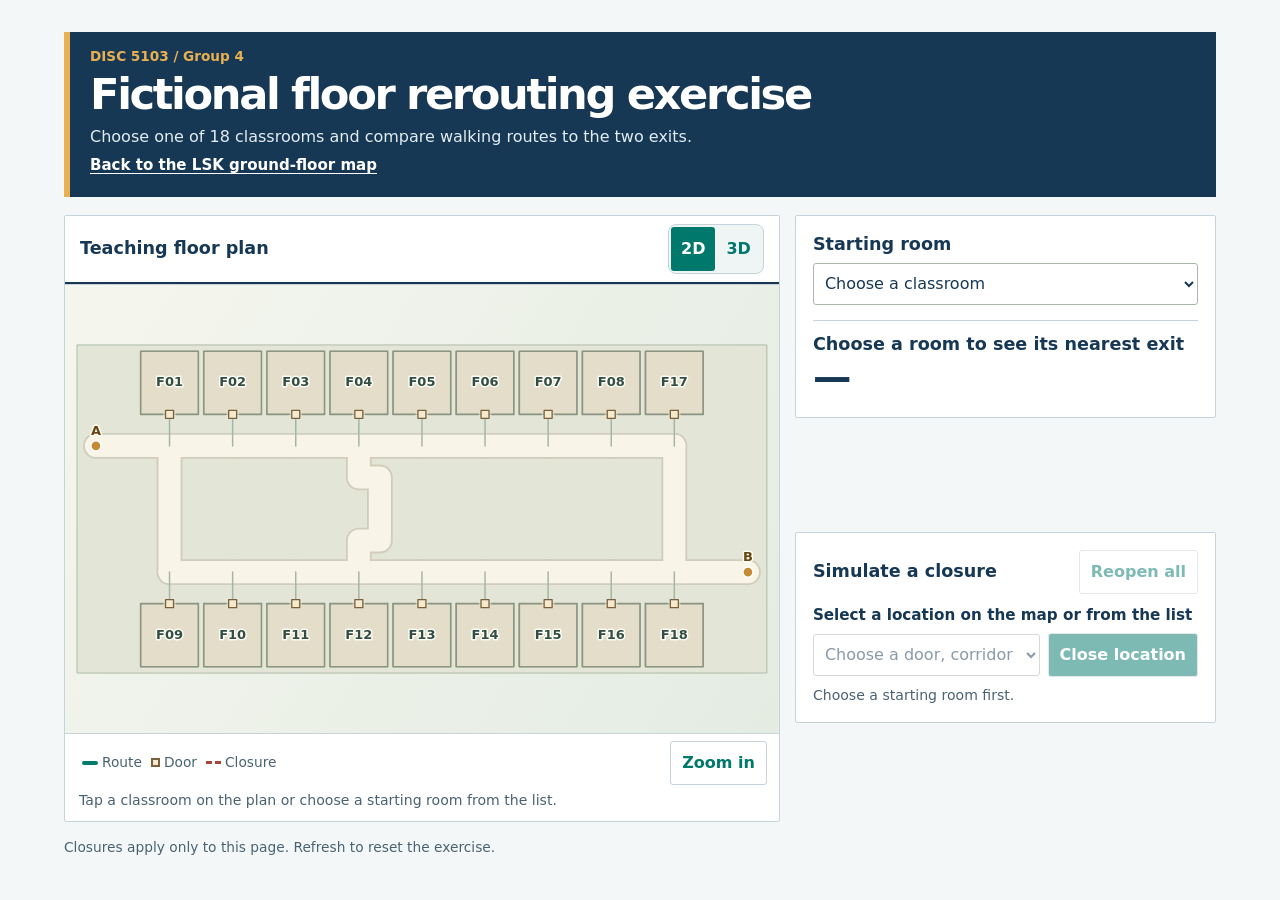
<file: personal/index.html>
<!doctype html>
<html lang="en"><head>
  <meta charset="utf-8"><meta name="viewport" content="width=device-width, initial-scale=1">
  <meta name="theme-color" content="#163854"><title>Fictional floor rerouting exercise · DISC 5103</title>
  <link rel="stylesheet" href="./style.css">
  <script defer src="./floor-offline.js"></script><script defer src="./routing.js"></script><script defer src="./map.js"></script><script defer src="./app.js"></script>
</head><body><main>
  <header><p class="kicker">DISC 5103 / Group 4</p><h1>Fictional floor rerouting exercise</h1>
    <p class="sub">Choose one of 18 classrooms and compare walking routes to the two exits.</p>
    <a class="local-entry" href="../index.html">Back to the LSK ground-floor map</a></header>
  <p id="error" role="alert" hidden></p>
  <div id="work" class="layout" aria-busy="true">
    <section class="start-card">
      <label for="room">Starting room</label>
      <select id="room"><option value="">Choose a classroom</option></select>
      <div class="reading" aria-live="polite">
        <h2 id="dest">Choose a room to see its nearest exit</h2>
        <p class="metric"><b id="distance">—</b><span id="units"></span></p>
        <p id="change"></p><p id="baseline" class="note"></p><p id="ties" class="note"></p>
      </div>
    </section>
    <section class="map-card">
      <div class="map-head"><h2>Teaching floor plan</h2>
        <div class="seg" role="group" aria-label="Floor view"><button id="v2" aria-pressed="true">2D</button><button id="v3" aria-pressed="false">3D</button></div></div>
      <div class="map-window" id="viewport"><canvas id="floor-map" role="img" aria-label="Fictional teaching floor"></canvas></div>
      <div class="tools"><span class="legend"><span><i class="key-line"></i> Route</span><span><i class="key-door"></i> Door</span><span><i class="key-block"></i> Closure</span></span>
        <div class="tool-btns"><button id="zoom" title="Switch between a close-up and the whole floor" aria-pressed="false">Zoom in</button><button id="rotate" hidden>Rotate</button></div></div>
      <p id="maphelp" class="note">Tap a classroom on the map.</p>
    </section>
    <section class="edit-card">
      <div class="edit-head"><h2>Simulate a closure</h2><button id="restore" disabled>Reopen all</button></div>
      <label for="element">Select a location on the map or from the list</label>
      <div class="controls"><select id="element" disabled><option value="">Choose a door, corridor or exit</option></select>
        <button id="toggle" class="primary" disabled>Close location</button></div>
      <p id="action-status" class="note" aria-live="polite">Choose a starting room first.</p>
      <div id="chips" aria-label="Closed locations"></div>
    </section>
  </div>
  <footer>Closures apply only to this page. Refresh to reset the exercise.</footer>
  <noscript>Enable JavaScript to calculate a route.</noscript>
</main></body></html>
</file>
<file: personal/style.css>
:root {color-scheme:light;--ink:#163854;--muted:#496272;--teal:#00786c;--line:#c6d3d9;--paper:#fff;background:#f4f7f8;color:var(--ink);font:16px/1.45 system-ui,"Microsoft YaHei",sans-serif}
* {box-sizing:border-box}
body {margin:0}
main {max-width:1240px;margin:auto;padding:32px clamp(12px,3.5vw,44px) 24px}
header {margin-bottom:18px;background:var(--ink);color:white;border-left:6px solid #e9b052;padding:16px 20px}
h1,h2,p {margin:0}
h1 {font-size:clamp(1.8rem,3.8vw,2.7rem);letter-spacing:-.055em;line-height:1.22;margin:.15rem 0 .25rem}
h2,label {font-size:1.1rem;line-height:1.3}
.kicker {font:650 .85rem/1.3 system-ui,sans-serif;color:#e9b052}
.sub,.note,footer,.legend {color:var(--muted)}
.sub {font-size:1rem;color:#e2edf1}
.layout {display:grid;grid-template-columns:minmax(0,1.7fr) minmax(290px,1fr);gap:15px;align-items:start}
.map-card,.start-card,.edit-card {background:var(--paper);border:1px solid var(--line);border-radius:2px;overflow:hidden}
.start-card,.edit-card {padding:17px}
.start-card {grid-row:1;grid-column:2}
.map-card {grid-column:1;grid-row:1 / span 2}
.edit-card {grid-column:2;grid-row:2}
.reading {margin-top:15px;border-top:1px solid var(--line);padding-top:12px}
.metric {display:flex;align-items:baseline;gap:6px}
.metric b {font-size:clamp(1.9rem,3vw,2.6rem);line-height:1.15;font-variant-numeric:tabular-nums}
#change {font-size:.96rem;font-weight:600}
.note {font-size:.88rem}
button,select {font:inherit}
button {cursor:pointer;font-weight:650;min-height:44px;border:1px solid var(--line);border-radius:3px;color:var(--teal);background:white;padding:5px 11px;touch-action:manipulation}
button:focus-visible,select:focus-visible {outline:3px solid #c78228;outline-offset:2px}
button:disabled,select:disabled {cursor:default;opacity:.5}
select {max-width:100%;width:100%;min-width:0;background:white;color:var(--ink);padding:7px;border:1px solid #aab9aa;border-radius:3px;min-height:42px}
label {display:block;font-weight:650;margin:0 0 7px}
.edit-card label {font-size:.95rem;margin-top:12px}
.map-head,.tools,.edit-head,.controls,.tool-btns {display:flex;align-items:center;gap:8px}
.map-head,.tools,.edit-head {justify-content:space-between}
.map-head {padding:8px 15px;border-bottom:2px solid var(--ink)}
.tools {padding:7px 12px 1px}
.seg {display:flex;gap:1px;border:1px solid var(--line);border-radius:8px;background:#eff4f5;padding:2px}
.seg button {border:0;background:transparent;padding:5px 10px}
.seg button[aria-pressed=true],.primary {color:white;background:var(--teal)}
.map-window {width:100%;overflow:auto;border-block:1px solid var(--line);background:#edf3f5}
canvas {display:block;width:100%;height:clamp(330px,35vw,465px);touch-action:pan-x pan-y pinch-zoom}
.map-window.zoomed canvas {width:175%;height:clamp(360px,50vw,550px)}
.legend {display:flex;flex-wrap:wrap;align-items:center;gap:4px;font-size:.86rem}
.legend span {display:inline-flex;align-items:center;gap:4px}
.tools {flex-wrap:wrap}
.legend i {display:inline-block;margin-left:5px}
.key-line {width:16px;height:4px;background:#007c6d;border-radius:3px}
.key-door {width:9px;height:9px;border:2px solid #78623d;background:#f6e9cd}
.key-block {width:15px;border-top:3px dashed #a84438}
#maphelp {padding:4px 14px 11px}
.controls select {flex:1}
.controls button {white-space:nowrap}
#action-status {margin-top:8px}
#chips {display:flex;align-items:center;flex-wrap:wrap;gap:5px}
#chips:not(:empty) {margin-top:9px}
#chips button {min-height:32px;color:#823c30;background:#fff0e9;font-size:.85rem}
footer {font-size:.86rem;margin-top:16px}
footer nav {display:flex;gap:6px 18px;flex-wrap:wrap;margin-top:5px}
footer a {color:var(--teal);text-underline-offset:3px;padding:4px 0}
.local-entry {display:inline-block;color:#fff;font-weight:600;font-size:.94rem;text-underline-offset:3px;margin-top:3px;padding:4px 0}
#error {padding:12px;background:#fff2eb;color:#833b31}
[hidden] {display:none!important}
@media(max-width:740px){
  main{padding:13px 11px 18px}header{margin-bottom:12px;padding:12px 14px}.layout{display:flex;flex-direction:column;gap:9px}
  .start-card,.edit-card,.map-card{width:100%}.start-card,.edit-card{padding:10px 12px}
  .start-card{display:grid;grid-template-columns:auto minmax(0,1fr);align-items:center;gap:8px}
  .start-card label{margin:0}.reading{grid-column:1/-1;margin-top:0;padding-top:6px;display:grid;grid-template-columns:minmax(0,1fr) auto;align-items:center;gap:0 5px}
  .reading h2{font-size:1rem}.metric b{font-size:1.55rem}.metric span{font-size:.85rem}
  .reading #change,.reading #baseline,.reading #ties{grid-column:1/-1}.map-head{padding:5px 10px}
  canvas{height:clamp(164px,51vw,280px)}.map-window.zoomed canvas{width:220%;height:clamp(270px,90vw,365px)}
  .tools{padding:4px 8px 0}.tools button,.seg button{min-height:44px}.legend{font-size:.80rem}
  #maphelp{padding:2px 10px 7px;font-size:.82rem}.edit-card label{margin-top:4px}
  footer{margin-top:11px}.sub{font-size:.91rem}
}
@media(max-width:360px){.controls{gap:4px}.controls button{font-size:.88rem;padding:7px}.key-line{width:13px}.sub{font-size:.85rem}}
@media(max-width:440px){.controls{display:grid;grid-template-columns:minmax(0,1fr)}.controls button{justify-self:start}.tool-btns{margin-left:auto}}
</file>
